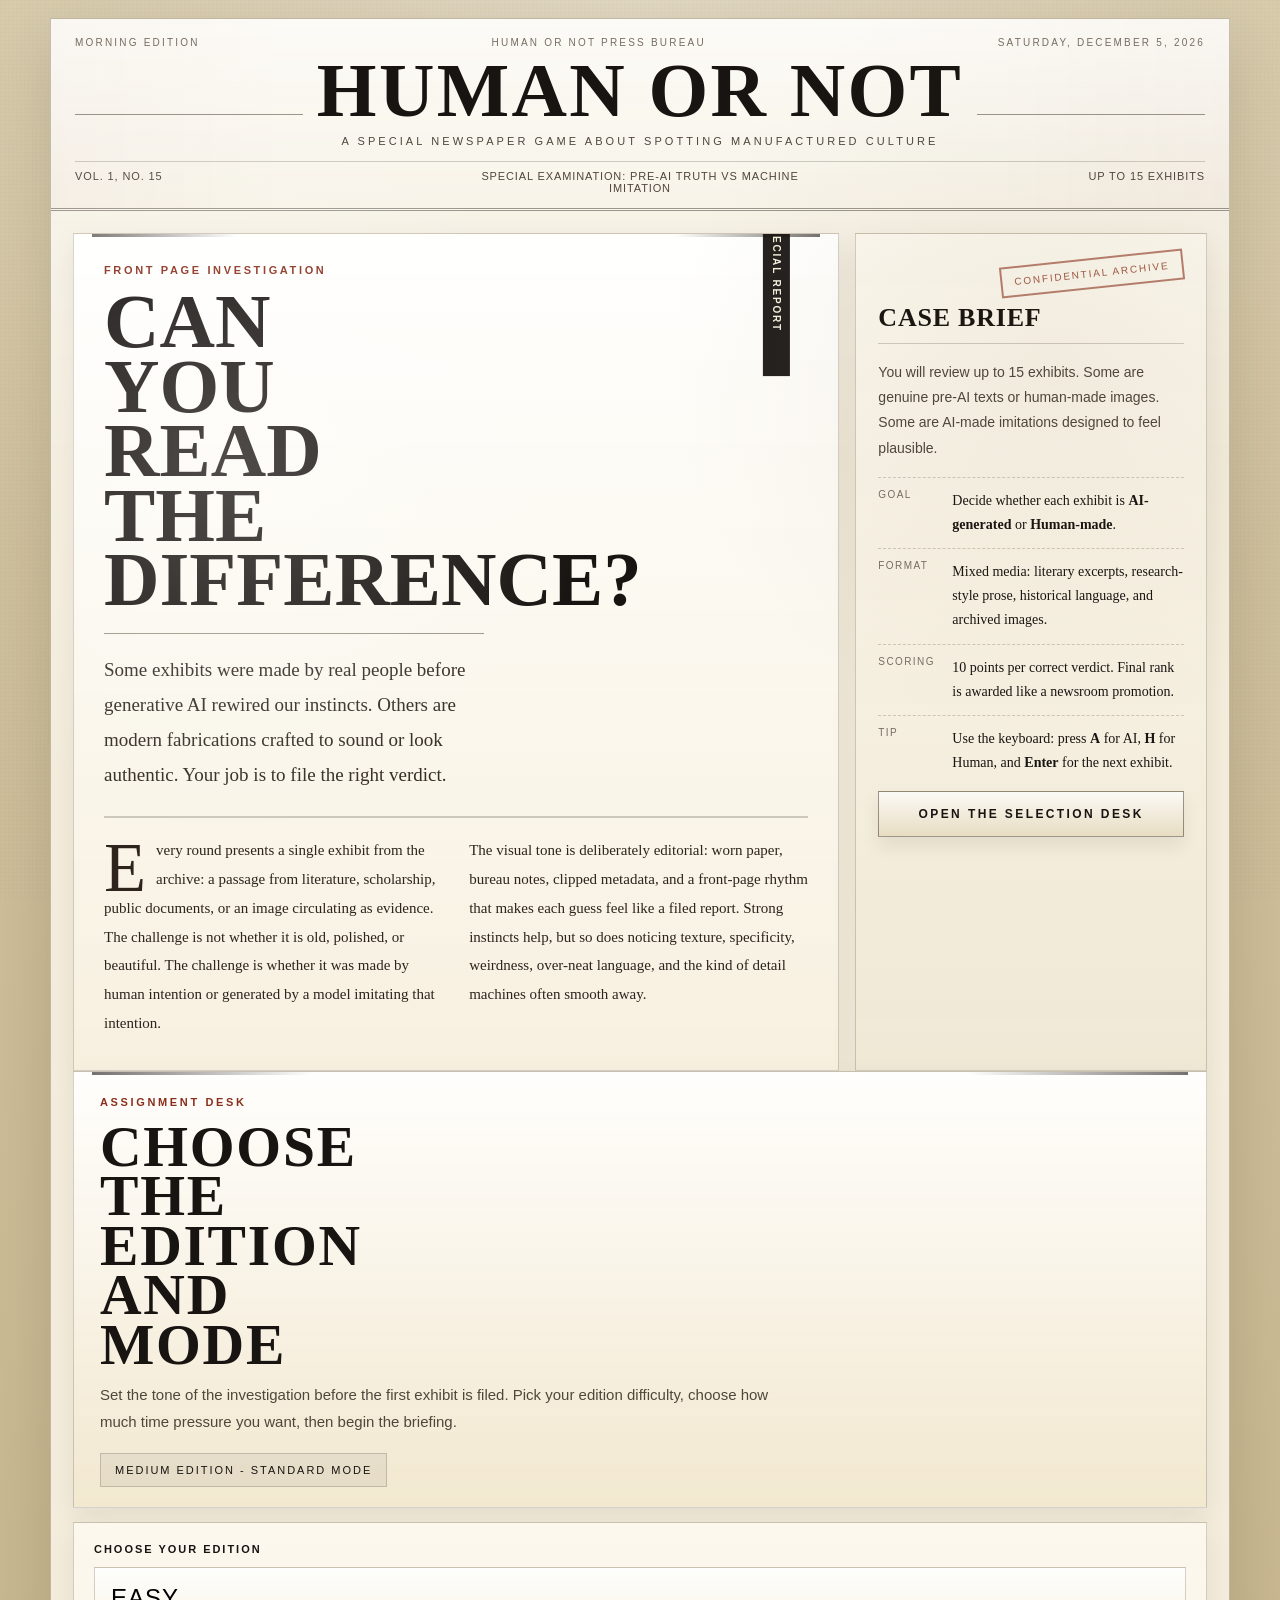
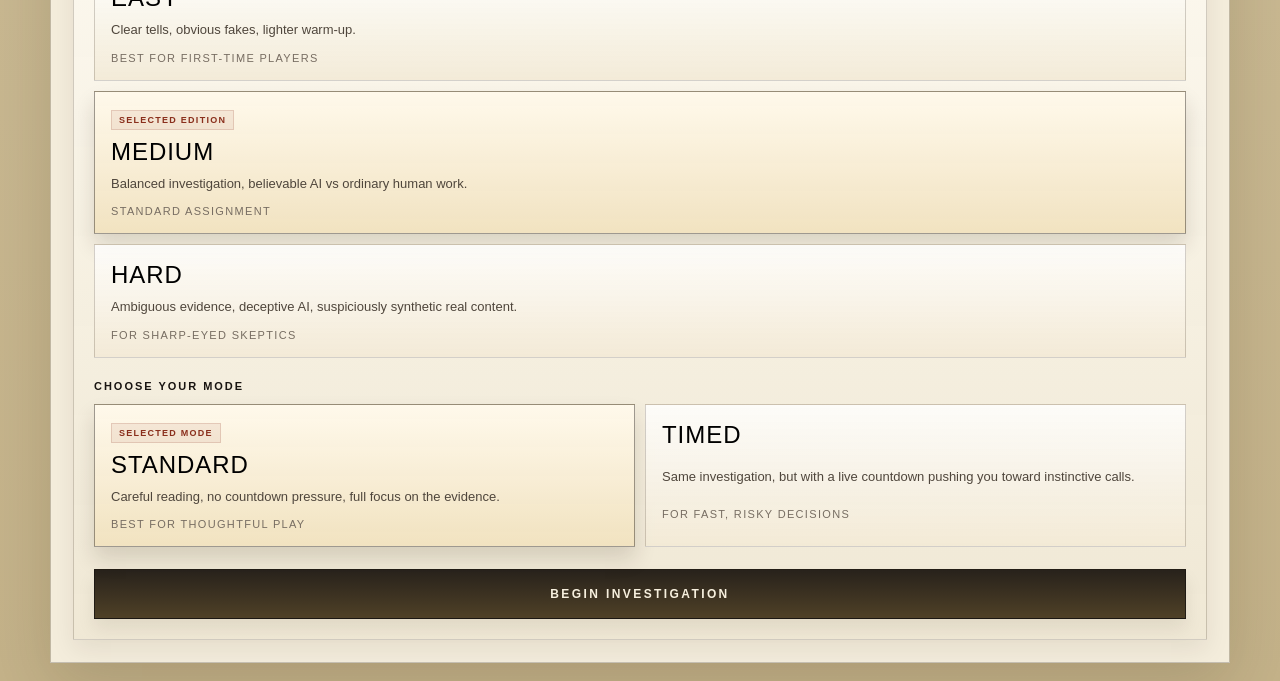
<file: human_or_not.html>
<!doctype html>

<html lang="en">
  <head>
    <meta charset="UTF-8" />
    <meta name="viewport" content="width=device-width, initial-scale=1.0" />
    <title>Human or Not</title>
    <link rel="stylesheet" href="./human_or_not.css" />
  </head>
  <body>
    <div id="app">
      <header class="masthead">
        <div class="masthead-topline">
          <span id="edition-line">Morning Edition</span>
          <span>Human or Not Press Bureau</span>
          <span id="today-line">Archive Desk</span>
        </div>
        <div class="nameplate">
          <div class="nameplate-rule"></div>
          <div class="paper-name">Human or Not</div>
          <div class="nameplate-rule"></div>
        </div>
        <div class="paper-subtitle">
          A special newspaper game about spotting manufactured culture
        </div>
        <div class="paper-dateline">
          <span id="volume-line">Vol. 1, No. 15</span>
          <span>Special Examination: Pre-AI Truth vs Machine Imitation</span>
          <span id="exhibit-count-line">Up to 15 exhibits</span>
        </div>
      </header>

      <main class="main-shell">
        <section id="intro-screen" class="screen active">
          <div class="intro-stack">
            <section class="intro-panel" data-intro-stage="2">
              <div class="intro-layout">
                <article class="frontpage-card">
                  <div class="kicker">Front Page Investigation</div>
                  <h1 class="headline">Can You Read the Difference?</h1>
                  <p class="subdeck">
                    Some exhibits were made by real people before generative AI
                    rewired our instincts. Others are modern fabrications
                    crafted to sound or look authentic. Your job is to file the
                    right verdict.
                  </p>
                  <div class="frontpage-columns">
                    <p class="dropcap">
                      Every round presents a single exhibit from the archive: a
                      passage from literature, scholarship, public documents, or
                      an image circulating as evidence. The challenge is not
                      whether it is old, polished, or beautiful. The challenge
                      is whether it was made by human intention or generated by
                      a model imitating that intention.
                    </p>
                    <p>
                      The visual tone is deliberately editorial: worn paper,
                      bureau notes, clipped metadata, and a front-page rhythm
                      that makes each guess feel like a filed report. Strong
                      instincts help, but so does noticing texture, specificity,
                      weirdness, over-neat language, and the kind of detail
                      machines often smooth away.
                    </p>
                  </div>
                </article>

                <aside class="briefing-card">
                  <div class="stamp">Confidential Archive</div>
                  <h2 class="briefing-title">Case Brief</h2>
                  <p class="briefing-copy">
                    You will review up to 15 exhibits. Some are genuine pre-AI
                    texts or human-made images. Some are AI-made imitations
                    designed to feel plausible.
                  </p>
                  <div class="facts-list">
                    <div class="fact-row">
                      <div class="fact-label">Goal</div>
                      <div class="fact-value">
                        Decide whether each exhibit is
                        <strong>AI-generated</strong> or
                        <strong>Human-made</strong>.
                      </div>
                    </div>
                    <div class="fact-row">
                      <div class="fact-label">Format</div>
                      <div class="fact-value">
                        Mixed media: literary excerpts, research-style prose,
                        historical language, and archived images.
                      </div>
                    </div>
                    <div class="fact-row">
                      <div class="fact-label">Scoring</div>
                      <div class="fact-value">
                        10 points per correct verdict. Final rank is awarded
                        like a newsroom promotion.
                      </div>
                    </div>
                    <div class="fact-row">
                      <div class="fact-label">Tip</div>
                      <div class="fact-value">
                        Use the keyboard: press <strong>A</strong> for AI,
                        <strong>H</strong> for Human, and
                        <strong>Enter</strong> for the next exhibit.
                      </div>
                    </div>
                  </div>
                  <button
                    class="primary-btn intro-action-btn"
                    id="intro-stage-two-btn"
                    type="button"
                  >
                    Open the selection desk
                  </button>
                </aside>
              </div>
            </section>

            <section class="intro-panel" data-intro-stage="3">
              <div class="selection-shell">
                <article class="selection-card">
                  <div class="kicker">Assignment Desk</div>
                  <h2 class="selection-headline">
                    Choose The Edition And Mode
                  </h2>
                  <p class="selection-copy">
                    Set the tone of the investigation before the first exhibit
                    is filed. Pick your edition difficulty, choose how much time
                    pressure you want, then begin the briefing.
                  </p>
                  <div class="selection-summary" id="selection-summary">
                    Medium Edition - Standard Mode
                  </div>
                </article>

                <div class="selection-grid">
                  <aside class="briefing-card selection-briefing">
                    <div class="edition-picker">
                      <div class="edition-picker-label">
                        Choose Your Edition
                      </div>
                      <div class="edition-card-grid">
                        <button
                          class="edition-card"
                          id="difficulty-easy"
                          type="button"
                          data-difficulty="easy"
                        >
                          <span class="edition-card-badge"
                            >Selected Edition</span
                          >
                          <div class="edition-card-name">Easy</div>
                          <div class="edition-card-copy">
                            Clear tells, obvious fakes, lighter warm-up.
                          </div>
                          <div class="edition-card-tag">
                            Best for first-time players
                          </div>
                        </button>
                        <button
                          class="edition-card selected"
                          id="difficulty-medium"
                          type="button"
                          data-difficulty="medium"
                        >
                          <span class="edition-card-badge"
                            >Selected Edition</span
                          >
                          <div class="edition-card-name">Medium</div>
                          <div class="edition-card-copy">
                            Balanced investigation, believable AI vs ordinary
                            human work.
                          </div>
                          <div class="edition-card-tag">
                            Standard assignment
                          </div>
                        </button>
                        <button
                          class="edition-card"
                          id="difficulty-hard"
                          type="button"
                          data-difficulty="hard"
                        >
                          <span class="edition-card-badge"
                            >Selected Edition</span
                          >
                          <div class="edition-card-name">Hard</div>
                          <div class="edition-card-copy">
                            Ambiguous evidence, deceptive AI, suspiciously
                            synthetic real content.
                          </div>
                          <div class="edition-card-tag">
                            For sharp-eyed skeptics
                          </div>
                        </button>
                      </div>
                    </div>
                    <div class="edition-picker">
                      <div class="edition-picker-label">Choose Your Mode</div>
                      <div class="mode-card-grid">
                        <button
                          class="edition-card mode-card selected"
                          id="mode-standard"
                          type="button"
                          data-mode="standard"
                        >
                          <span class="edition-card-badge">Selected Mode</span>
                          <div class="edition-card-name">Standard</div>
                          <div class="edition-card-copy">
                            Careful reading, no countdown pressure, full focus
                            on the evidence.
                          </div>
                          <div class="edition-card-tag">
                            Best for thoughtful play
                          </div>
                        </button>
                        <button
                          class="edition-card mode-card"
                          id="mode-timed"
                          type="button"
                          data-mode="timed"
                        >
                          <span class="edition-card-badge">Selected Mode</span>
                          <div class="edition-card-name">Timed</div>
                          <div class="edition-card-copy">
                            Same investigation, but with a live countdown
                            pushing you toward instinctive calls.
                          </div>
                          <div class="edition-card-tag">
                            For fast, risky decisions
                          </div>
                        </button>
                      </div>
                    </div>
                    <button class="primary-btn" id="start-btn" type="button">
                      Begin investigation
                    </button>
                  </aside>
                </div>
              </div>
            </section>
          </div>
        </section>

        <section id="game-screen" class="screen" aria-live="polite">
          <div class="game-layout">
            <article class="article-card">
              <div id="article-shell"></div>
              <div id="feedback-zone"></div>
            </article>

            <aside class="sidebar-stack">
              <section class="score-card">
                <div class="kicker">News Desk</div>
                <h2 class="section-title">Current Filing</h2>
                <div class="score-grid">
                  <div class="score-box">
                    <div class="score-label">Exhibit</div>
                    <div class="score-value" id="round-num">1</div>
                  </div>
                  <div class="score-box">
                    <div class="score-label">Correct</div>
                    <div class="score-value" id="correct-val">0</div>
                  </div>
                  <div class="score-box">
                    <div class="score-label">Score</div>
                    <div class="score-value" id="score-val">0</div>
                  </div>
                  <div class="score-box" id="timer-box" hidden>
                    <div class="score-label">Time Left</div>
                    <div class="score-value" id="timer-val">00:00</div>
                  </div>
                </div>
                <div class="progress-rail" aria-hidden="true">
                  <div class="progress-bar" id="progress-bar"></div>
                </div>
                <div class="score-status-row">
                  <div class="score-status" id="mode-line">Mode: Standard</div>
                </div>
                <p class="sidebar-copy score-note">
                  File your call carefully. Each answer reveals the source and a
                  quick editor's note on what gave it away.
                </p>
              </section>

              <section class="sidebar-card">
                <div class="kicker">Field Guide</div>
                <h2 class="section-title">What to Watch</h2>
                <div class="sidebar-list">
                  <div class="sidebar-item">
                    <span>Specificity</span>
                    <strong>Humans leave odd details.</strong>
                  </div>
                  <div class="sidebar-item">
                    <span>Texture</span>
                    <strong>AI often over-smooths tone.</strong>
                  </div>
                  <div class="sidebar-item">
                    <span>Structure</span>
                    <strong>Machine prose can feel too even.</strong>
                  </div>
                  <div class="sidebar-item">
                    <span>Images</span>
                    <strong>Look for lighting, edges, anatomy.</strong>
                  </div>
                </div>
              </section>

              <section class="sidebar-card">
                <div class="kicker">Controls</div>
                <h2 class="section-title">Desk Shortcuts</h2>
                <div class="sidebar-list">
                  <div class="sidebar-item">
                    <span><strong>A</strong> key</span>
                    <span>Submit AI verdict</span>
                  </div>
                  <div class="sidebar-item">
                    <span><strong>H</strong> key</span>
                    <span>Submit Human verdict</span>
                  </div>
                  <div class="sidebar-item">
                    <span><strong>Enter</strong></span>
                    <span>Continue after feedback</span>
                  </div>
                </div>
              </section>
            </aside>
          </div>
        </section>

        <section id="results-screen" class="screen">
          <div class="results-layout">
            <article class="results-card">
              <div class="kicker">Final Edition</div>
              <div class="results-banner">
                <div>
                  <h2 class="results-rank" id="rank-headline"></h2>
                  <p class="results-copy" id="rank-deck"></p>
                </div>
                <div class="results-score" id="final-score-line"></div>
              </div>
              <div class="results-grid" id="results-grid"></div>
              <div class="verdict-history" id="history-grid"></div>
            </article>

            <aside class="results-sidebar">
              <section class="sidebar-card">
                <div class="kicker">Editor's Note</div>
                <h2 class="section-title">How You Read</h2>
                <p class="sidebar-copy" id="editor-note"></p>
              </section>

              <section class="sidebar-card">
                <div class="kicker">Reissue</div>
                <h2 class="section-title">Run Another Edition</h2>
                <p class="sidebar-copy">
                  The archive reshuffles every time, so the pacing and order of
                  your investigation stays fresh.
                </p>
                <button class="primary-btn" id="restart-btn" type="button">
                  Print a new edition
                </button>
              </section>
            </aside>
          </div>
        </section>
      </main>
    </div>

    <p class="screen-reader" id="live-region" aria-live="polite"></p>

    <script src="./human_or_not.js"></script>
  </body>
</html>
</file>
<file: human_or_not.css>
:root {
  --paper: #f4eddc;
  --paper-deep: #e8dec7;
  --paper-shadow: rgba(89, 68, 29, 0.14);
  --ink: #181411;
  --ink-soft: #4f463c;
  --ink-faint: #776d62;
  --line: rgba(40, 29, 12, 0.2);
  --line-strong: rgba(40, 29, 12, 0.45);
  --accent: #8a2f1c;
  --accent-soft: rgba(138, 47, 28, 0.1);
  --truth: #295f2d;
  --truth-soft: rgba(41, 95, 45, 0.12);
  --fabrication: #8a2f1c;
  --fabrication-soft: rgba(138, 47, 28, 0.12);
  --shadow-lg: 0 22px 60px rgba(40, 29, 12, 0.16);
  --shadow-sm: 0 10px 24px rgba(40, 29, 12, 0.08);
  --font-serif: "Georgia", "Times New Roman", serif;
  --font-sans: "Arial", "Helvetica Neue", sans-serif;
}

* {
  box-sizing: border-box;
  margin: 0;
  padding: 0;
}

body {
  min-height: 100vh;
  color: var(--ink);
  font-family: var(--font-serif);
  background:
    radial-gradient(circle at top, rgba(255, 255, 255, 0.35), transparent 35%),
    linear-gradient(180deg, #d4c6a4 0%, #c4b289 100%);
}

body::before {
  content: "";
  position: fixed;
  inset: 0;
  pointer-events: none;
  opacity: 0.22;
  background-image:
    linear-gradient(rgba(72, 56, 21, 0.05) 1px, transparent 1px),
    linear-gradient(90deg, rgba(72, 56, 21, 0.04) 1px, transparent 1px);
  background-size:
    100% 4px,
    4px 100%;
  mix-blend-mode: multiply;
}

#app {
  width: min(1180px, calc(100% - 24px));
  margin: 18px auto;
  background:
    linear-gradient(180deg, rgba(255, 255, 255, 0.55), transparent 20%),
    var(--paper);
  border: 1px solid rgba(60, 43, 15, 0.28);
  box-shadow: var(--shadow-lg);
  position: relative;
  overflow: hidden;
}

#app::after {
  content: "";
  position: absolute;
  inset: 0;
  pointer-events: none;
  background:
    radial-gradient(
      circle at 15% 20%,
      rgba(255, 255, 255, 0.24),
      transparent 18%
    ),
    radial-gradient(circle at 85% 15%, rgba(97, 73, 19, 0.06), transparent 18%);
}

.screen {
  display: none;
}

.screen.active {
  display: block;
}

.screen-reader {
  position: absolute;
  width: 1px;
  height: 1px;
  padding: 0;
  margin: -1px;
  overflow: hidden;
  clip: rect(0, 0, 0, 0);
  white-space: nowrap;
  border: 0;
}

@keyframes spin {
  to {
    transform: rotate(360deg);
  }
}

.masthead {
  position: relative;
  padding: 18px 24px 14px;
  border-bottom: 3px double var(--line-strong);
  background:
    linear-gradient(
      180deg,
      rgba(255, 255, 255, 0.45),
      rgba(255, 255, 255, 0.08)
    ),
    linear-gradient(
      90deg,
      rgba(138, 47, 28, 0.03),
      transparent 20%,
      transparent 80%,
      rgba(138, 47, 28, 0.03)
    );
}

.masthead-topline {
  display: flex;
  justify-content: space-between;
  gap: 12px;
  align-items: center;
  font-family: var(--font-sans);
  text-transform: uppercase;
  letter-spacing: 0.22em;
  font-size: 10px;
  color: var(--ink-faint);
  margin-bottom: 8px;
}

.nameplate {
  display: grid;
  grid-template-columns: 1fr auto 1fr;
  align-items: end;
  gap: 14px;
}

.nameplate-rule {
  height: 1px;
  background: var(--line-strong);
  margin-bottom: 10px;
}

.paper-name {
  font-size: clamp(2.7rem, 6vw, 5rem);
  text-align: center;
  letter-spacing: 0.03em;
  font-weight: 700;
  line-height: 0.9;
  text-transform: uppercase;
}

.paper-subtitle {
  text-align: center;
  font-family: var(--font-sans);
  font-size: 11px;
  letter-spacing: 0.28em;
  text-transform: uppercase;
  color: var(--ink-soft);
  margin-top: 10px;
}

.paper-dateline {
  display: grid;
  grid-template-columns: repeat(3, 1fr);
  gap: 12px;
  margin-top: 14px;
  padding-top: 8px;
  border-top: 1px solid var(--line);
  font-family: var(--font-sans);
  font-size: 11px;
  color: var(--ink-soft);
  text-transform: uppercase;
  letter-spacing: 0.08em;
}

.paper-dateline span:nth-child(2) {
  text-align: center;
}

.paper-dateline span:last-child {
  text-align: right;
}

.main-shell {
  padding: 22px;
}

.intro-frontpage {
  display: grid;
  gap: 18px;
  background:
    linear-gradient(180deg, rgba(255, 255, 255, 0.2), transparent 18%),
    rgba(255, 249, 239, 0.55);
  border: 1px solid rgba(40, 29, 12, 0.16);
  box-shadow: inset 0 1px 0 rgba(255, 255, 255, 0.45);
  padding: 18px;
}

.intro-layout {
  display: grid;
  grid-template-columns: 1.7fr 0.78fr;
  gap: 16px;
  align-items: stretch;
}

.frontpage-card,
.briefing-card,
.article-card,
.score-card,
.sidebar-card,
.results-card,
.selection-card {
  background: rgba(255, 251, 242, 0.86);
  border: 1px solid var(--line);
  box-shadow: var(--shadow-sm);
  position: relative;
}

.frontpage-card {
  padding: 30px 30px 32px;
  overflow: hidden;
  background:
    linear-gradient(180deg, rgba(255, 255, 255, 0.94), rgba(247, 240, 223, 0.98)),
    rgba(255, 251, 242, 0.9);
}

.frontpage-card::before,
.article-card::before,
.results-card::before,
.selection-card::before {
  content: "";
  position: absolute;
  top: 0;
  left: 18px;
  right: 18px;
  height: 3px;
  background: linear-gradient(
    90deg,
    var(--ink),
    transparent 20%,
    transparent 80%,
    var(--ink)
  );
  opacity: 0.6;
}

.frontpage-card::after {
  content: "SPECIAL REPORT";
  position: absolute;
  top: 28px;
  right: -38px;
  padding: 8px 44px;
  background: rgba(24, 20, 17, 0.94);
  color: #f7f0de;
  font-family: var(--font-sans);
  font-size: 10px;
  font-weight: 700;
  text-transform: uppercase;
  letter-spacing: 0.18em;
  transform: rotate(90deg);
}

.kicker {
  font-family: var(--font-sans);
  font-size: 11px;
  font-weight: 700;
  text-transform: uppercase;
  letter-spacing: 0.24em;
  color: var(--accent);
  margin-bottom: 14px;
}

.headline {
  font-size: clamp(3rem, 6vw, 5.25rem);
  line-height: 0.84;
  text-transform: uppercase;
  font-weight: 700;
  letter-spacing: 0;
  max-width: 7ch;
  margin-right: 54px;
}

.subdeck {
  margin-top: 20px;
  padding-top: 18px;
  border-top: 1px solid var(--line-strong);
  font-size: 19px;
  line-height: 1.85;
  color: #352d26;
  max-width: 40ch;
  font-weight: 500;
}

.frontpage-columns {
  margin-top: 24px;
  padding-top: 18px;
  border-top: 2px solid rgba(24, 20, 17, 0.2);
  column-count: 2;
  column-gap: 26px;
  font-size: 15px;
  line-height: 1.92;
  color: #2c241d;
}

.frontpage-columns p + p {
  margin-top: 12px;
}

.dropcap::first-letter {
  float: left;
  font-size: 4.3rem;
  line-height: 0.72;
  padding-right: 10px;
  padding-top: 8px;
}

.briefing-card {
  padding: 24px 22px;
  display: flex;
  flex-direction: column;
  gap: 16px;
  background:
    linear-gradient(180deg, rgba(252, 248, 238, 0.98), rgba(239, 231, 212, 0.95)),
    rgba(255, 251, 242, 0.9);
}

.stamp {
  align-self: flex-end;
  border: 2px solid rgba(138, 47, 28, 0.6);
  color: rgba(138, 47, 28, 0.8);
  font-family: var(--font-sans);
  text-transform: uppercase;
  letter-spacing: 0.18em;
  font-size: 10px;
  padding: 8px 12px;
  transform: rotate(-6deg);
}

.briefing-title,
.section-title {
  font-size: 26px;
  line-height: 1;
  text-transform: uppercase;
  letter-spacing: 0.03em;
  padding-bottom: 12px;
  border-bottom: 1px solid var(--line);
}

.briefing-copy,
.sidebar-copy,
.results-copy {
  color: var(--ink-soft);
  font-family: var(--font-sans);
  font-size: 14px;
  line-height: 1.8;
}

.facts-list {
  display: grid;
  gap: 12px;
}

.selection-shell {
  display: grid;
  gap: 14px;
}

.bold-selection-shell {
  grid-template-columns: 0.9fr 1.4fr;
  align-items: start;
}

.selection-card {
  padding: 24px 26px 20px;
  background:
    linear-gradient(180deg, rgba(255, 255, 255, 0.82), rgba(241, 231, 205, 0.92)),
    rgba(255, 251, 242, 0.88);
}

.intro-sidecard {
  justify-content: space-between;
}

.selection-headline {
  font-size: clamp(2.4rem, 4.5vw, 3.8rem);
  text-transform: uppercase;
  line-height: 0.86;
  letter-spacing: 0.03em;
  max-width: 10ch;
}

.selection-copy {
  margin-top: 12px;
  max-width: 44rem;
  font-family: var(--font-sans);
  font-size: 15px;
  line-height: 1.8;
  color: var(--ink-soft);
}

.selection-summary {
  display: inline-flex;
  margin-top: 18px;
  padding: 10px 14px;
  border: 1px solid rgba(24, 20, 17, 0.18);
  background: rgba(24, 20, 17, 0.06);
  font-family: var(--font-sans);
  font-size: 11px;
  text-transform: uppercase;
  letter-spacing: 0.18em;
  color: var(--ink);
}

.selection-grid {
  display: grid;
  grid-template-columns: 1fr;
}

.selection-briefing {
  gap: 22px;
  padding: 20px;
}

.edition-picker {
  display: grid;
  gap: 12px;
}

.edition-picker-label {
  font-family: var(--font-sans);
  text-transform: uppercase;
  letter-spacing: 0.18em;
  font-size: 11px;
  color: var(--ink);
  font-weight: 700;
}

.edition-card-grid {
  display: grid;
  gap: 10px;
}

.mode-card-grid {
  display: grid;
  grid-template-columns: repeat(2, minmax(0, 1fr));
  gap: 10px;
}

.edition-card {
  position: relative;
  display: grid;
  gap: 10px;
  text-align: left;
  padding: 18px 16px 16px;
  background:
    linear-gradient(180deg, rgba(255, 255, 255, 0.82), rgba(243, 234, 214, 0.9));
  border: 1px solid var(--line);
  transition:
    transform 180ms ease,
    box-shadow 180ms ease,
    border-color 180ms ease,
    background 180ms ease;
}

.edition-card:hover {
  transform: translateY(-2px) rotate(-0.2deg);
  box-shadow: 0 10px 18px rgba(40, 29, 12, 0.1);
}

.edition-card.selected {
  background:
    linear-gradient(180deg, rgba(255, 249, 235, 1), rgba(241, 226, 192, 0.98));
  border-color: rgba(24, 20, 17, 0.42);
  box-shadow: 0 12px 20px rgba(40, 29, 12, 0.14);
}

.edition-card-badge {
  display: none;
  justify-self: start;
  padding: 4px 7px;
  font-family: var(--font-sans);
  font-size: 9px;
  font-weight: 700;
  text-transform: uppercase;
  letter-spacing: 0.14em;
  color: var(--accent);
  background: rgba(138, 47, 28, 0.08);
  border: 1px solid rgba(138, 47, 28, 0.16);
}

.edition-card.selected .edition-card-badge {
  display: inline-flex;
}

.edition-card-name {
  font-size: 24px;
  line-height: 0.96;
  text-transform: uppercase;
  letter-spacing: 0.04em;
}

.edition-card-copy {
  font-family: var(--font-sans);
  font-size: 13px;
  line-height: 1.72;
  color: var(--ink-soft);
}

.edition-card-tag {
  font-family: var(--font-sans);
  font-size: 11px;
  text-transform: uppercase;
  letter-spacing: 0.12em;
  color: var(--ink-faint);
}

.fact-row {
  display: grid;
  grid-template-columns: 62px 1fr;
  gap: 12px;
  align-items: start;
  padding-top: 11px;
  border-top: 1px dashed var(--line);
}

.fact-label {
  font-family: var(--font-sans);
  text-transform: uppercase;
  letter-spacing: 0.14em;
  font-size: 10px;
  color: var(--ink-faint);
}

.fact-value {
  font-size: 14px;
  line-height: 1.7;
}

.primary-btn,
.secondary-btn,
.verdict-btn {
  appearance: none;
  border: 1px solid var(--line-strong);
  background: linear-gradient(
    180deg,
    rgba(255, 255, 255, 0.7),
    rgba(226, 213, 183, 0.7)
  );
  color: var(--ink);
  cursor: pointer;
  transition:
    transform 180ms ease,
    background 180ms ease,
    box-shadow 180ms ease;
}

.primary-btn:hover,
.secondary-btn:hover,
.verdict-btn:hover {
  transform: translateY(-2px);
  box-shadow: 0 12px 20px rgba(40, 29, 12, 0.12);
}

.primary-btn {
  padding: 15px 20px;
  font-family: var(--font-sans);
  font-size: 12px;
  text-transform: uppercase;
  letter-spacing: 0.2em;
  font-weight: 700;
  box-shadow: 0 10px 18px rgba(40, 29, 12, 0.08);
}

#start-btn {
  width: 100%;
  padding: 17px 20px;
  background: linear-gradient(180deg, rgba(32, 26, 20, 0.96), rgba(73, 58, 32, 0.96));
  color: #f7f0de;
  border-color: rgba(24, 20, 17, 0.8);
}

#start-btn:hover {
  background: linear-gradient(180deg, rgba(47, 38, 27, 0.98), rgba(88, 70, 39, 0.98));
}
.game-layout,
.results-layout {
  display: grid;
  grid-template-columns: minmax(0, 1.65fr) minmax(280px, 0.85fr);
  gap: 22px;
}

.article-card {
  padding: 22px;
}

.meta-bar {
  display: grid;
  grid-template-columns: repeat(4, 1fr);
  gap: 10px;
  padding: 14px 0;
  margin-bottom: 18px;
  border-top: 1px solid var(--line);
  border-bottom: 1px solid var(--line);
  font-family: var(--font-sans);
}

.meta-item {
  display: grid;
  gap: 4px;
}

.meta-label {
  text-transform: uppercase;
  letter-spacing: 0.16em;
  font-size: 10px;
  color: var(--ink-faint);
}

.meta-value {
  font-size: 13px;
  color: var(--ink-soft);
}

.article-headline {
  font-size: clamp(1.8rem, 3vw, 3rem);
  line-height: 0.98;
  text-transform: uppercase;
  font-weight: 700;
  letter-spacing: 0.02em;
  margin-bottom: 8px;
  max-width: 14ch;
}

.article-byline {
  display: flex;
  flex-wrap: wrap;
  gap: 12px;
  align-items: center;
  font-family: var(--font-sans);
  font-size: 11px;
  text-transform: uppercase;
  letter-spacing: 0.12em;
  color: var(--ink-faint);
  margin-bottom: 18px;
}

.article-lede {
  font-size: 15px;
  color: var(--ink-soft);
  line-height: 1.8;
  margin-bottom: 16px;
}

.evidence-box {
  border: 1px solid var(--line);
  background: linear-gradient(
    180deg,
    rgba(255, 255, 255, 0.75),
    rgba(240, 232, 214, 0.84)
  );
  padding: 18px;
}

.evidence-tag {
  display: inline-block;
  padding: 6px 10px;
  font-family: var(--font-sans);
  font-size: 10px;
  font-weight: 700;
  letter-spacing: 0.18em;
  text-transform: uppercase;
  border: 1px solid var(--line);
  background: rgba(255, 255, 255, 0.66);
  margin-bottom: 12px;
}

.evidence-text {
  font-size: clamp(1.02rem, 2vw, 1.18rem);
  line-height: 1.88;
  color: var(--ink);
}

.evidence-image-frame {
  border: 1px solid var(--line);
  background: #efe5ce;
  padding: 10px;
}

.actual-img {
  width: 100%;
  max-height: 440px;
  object-fit: cover;
  display: block;
  filter: saturate(0.92) contrast(1.03);
  background: rgba(106, 92, 62, 0.08);
}

.img-placeholder {
  min-height: 260px;
  display: none;
  align-items: center;
  justify-content: center;
  text-align: center;
  padding: 24px;
  font-family: var(--font-sans);
  font-size: 14px;
  color: var(--ink-faint);
  border: 1px dashed var(--line-strong);
}

.caption {
  margin-top: 10px;
  font-family: var(--font-sans);
  font-size: 12px;
  line-height: 1.6;
  color: var(--ink-soft);
}

.verdict-panel {
  margin-top: 18px;
  padding-top: 16px;
  border-top: 1px solid var(--line);
}

.verdict-label {
  font-family: var(--font-sans);
  font-size: 11px;
  text-transform: uppercase;
  letter-spacing: 0.18em;
  color: var(--ink-faint);
  margin-bottom: 10px;
}

.verdict-grid {
  display: grid;
  grid-template-columns: repeat(2, minmax(0, 1fr));
  gap: 12px;
}

.verdict-btn {
  text-align: left;
  padding: 16px 16px 14px;
  min-height: 118px;
}

.verdict-btn.ai-btn {
  border-left: 5px solid var(--fabrication);
}

.verdict-btn.real-btn {
  border-left: 5px solid var(--truth);
}

.verdict-heading {
  display: flex;
  justify-content: space-between;
  gap: 12px;
  align-items: baseline;
  font-family: var(--font-sans);
  margin-bottom: 8px;
}

.verdict-title {
  text-transform: uppercase;
  letter-spacing: 0.12em;
  font-size: 12px;
  font-weight: 700;
}

.verdict-key {
  font-size: 11px;
  color: var(--ink-faint);
}

.verdict-copy {
  font-family: var(--font-sans);
  font-size: 13px;
  line-height: 1.6;
  color: var(--ink-soft);
}

.feedback-box {
  margin-top: 18px;
  padding: 16px;
  border: 1px solid var(--line);
  font-family: var(--font-sans);
  line-height: 1.7;
}

.feedback-box.correct {
  background: var(--truth-soft);
  border-left: 5px solid var(--truth);
}

.feedback-box.wrong {
  background: var(--fabrication-soft);
  border-left: 5px solid var(--fabrication);
}

.feedback-title {
  font-weight: 700;
  text-transform: uppercase;
  letter-spacing: 0.12em;
  font-size: 11px;
  margin-bottom: 8px;
}

.feedback-source {
  color: var(--ink-soft);
  margin-bottom: 8px;
}

.feedback-hint {
  color: var(--ink);
}

.next-row {
  display: flex;
  justify-content: flex-end;
  margin-top: 14px;
}

.secondary-btn {
  padding: 12px 18px;
  font-family: var(--font-sans);
  font-size: 11px;
  font-weight: 700;
  text-transform: uppercase;
  letter-spacing: 0.18em;
}
.sidebar-stack {
  display: grid;
  gap: 18px;
}

.sidebar-card,
.score-card {
  padding: 18px;
}

.score-grid {
  display: grid;
  grid-template-columns: repeat(4, minmax(0, 1fr));
  gap: 10px;
  margin-top: 14px;
}

.score-box {
  padding: 12px;
  border: 1px solid var(--line);
  text-align: center;
  background: rgba(255, 255, 255, 0.45);
}

.score-label {
  font-family: var(--font-sans);
  text-transform: uppercase;
  letter-spacing: 0.14em;
  font-size: 10px;
  color: var(--ink-faint);
  margin-bottom: 6px;
}

.score-value {
  font-size: 28px;
  line-height: 1;
}

.score-note {
  margin-top: 12px;
}

.score-status-row {
  display: flex;
  justify-content: space-between;
  gap: 10px;
  align-items: center;
  margin-top: 12px;
  flex-wrap: wrap;
}

.score-status {
  font-family: var(--font-sans);
  font-size: 11px;
  text-transform: uppercase;
  letter-spacing: 0.14em;
  color: var(--ink-faint);
}

.progress-rail {
  margin-top: 14px;
  height: 10px;
  border: 1px solid var(--line);
  background: rgba(255, 255, 255, 0.4);
  overflow: hidden;
}

.progress-bar {
  height: 100%;
  width: 0%;
  background: linear-gradient(90deg, var(--accent), #bf6b2f);
  transition: width 220ms ease;
}

.sidebar-list {
  display: grid;
  gap: 10px;
  margin-top: 12px;
}

.sidebar-item {
  display: flex;
  justify-content: space-between;
  gap: 12px;
  align-items: baseline;
  padding-bottom: 10px;
  border-bottom: 1px dashed var(--line);
  font-family: var(--font-sans);
  font-size: 13px;
}

.sidebar-item:last-child {
  border-bottom: none;
  padding-bottom: 0;
}

.sidebar-item strong {
  color: var(--ink);
}

.loading-panel {
  display: grid;
  place-items: center;
  min-height: 420px;
  text-align: center;
  padding: 24px;
}

.loading-copy {
  font-family: var(--font-sans);
  color: var(--ink-soft);
  font-size: 14px;
  letter-spacing: 0.08em;
  text-transform: uppercase;
}

.spinner {
  width: 34px;
  height: 34px;
  border-radius: 50%;
  border: 2px solid rgba(40, 29, 12, 0.16);
  border-top-color: var(--accent);
  animation: spin 0.8s linear infinite;
  margin: 0 auto 12px;
}

.results-card {
  padding: 22px;
}

.results-banner {
  display: flex;
  flex-wrap: wrap;
  gap: 10px;
  align-items: center;
  justify-content: space-between;
  margin-bottom: 18px;
  padding-bottom: 14px;
  border-bottom: 1px solid var(--line);
}

.results-rank {
  font-size: clamp(2rem, 4vw, 3.1rem);
  line-height: 0.98;
  text-transform: uppercase;
  font-weight: 700;
}

.results-score {
  padding: 10px 14px;
  border: 1px solid var(--line-strong);
  background: rgba(255, 255, 255, 0.5);
  font-family: var(--font-sans);
  text-transform: uppercase;
  letter-spacing: 0.12em;
  font-size: 11px;
}

.results-grid {
  display: grid;
  grid-template-columns: repeat(2, minmax(0, 1fr));
  gap: 14px;
}

.results-stat {
  padding: 14px;
  border: 1px solid var(--line);
  background: rgba(255, 255, 255, 0.48);
}

.results-stat-label {
  font-family: var(--font-sans);
  text-transform: uppercase;
  letter-spacing: 0.14em;
  font-size: 10px;
  color: var(--ink-faint);
  margin-bottom: 8px;
}

.results-stat-value {
  font-size: 28px;
  line-height: 1;
  margin-bottom: 6px;
}

.results-stat-copy {
  font-family: var(--font-sans);
  color: var(--ink-soft);
  font-size: 13px;
  line-height: 1.6;
}

.results-sidebar {
  display: grid;
  gap: 18px;
}

.verdict-history {
  margin-top: 12px;
  display: grid;
  grid-template-columns: repeat(5, minmax(0, 1fr));
  gap: 8px;
}

.history-chip {
  padding: 9px 8px;
  border: 1px solid var(--line);
  text-align: center;
  font-family: var(--font-sans);
  font-size: 11px;
  text-transform: uppercase;
  letter-spacing: 0.08em;
  background: rgba(255, 255, 255, 0.46);
}

.history-chip.correct {
  background: var(--truth-soft);
  border-color: rgba(41, 95, 45, 0.28);
}

.history-chip.wrong {
  background: var(--fabrication-soft);
  border-color: rgba(138, 47, 28, 0.28);
}
@media (max-width: 980px) {
  .intro-layout,
  .game-layout,
  .results-layout,
  .bold-selection-shell {
    grid-template-columns: 1fr;
  }

  .paper-dateline,
  .meta-bar {
    grid-template-columns: 1fr 1fr;
  }

  .frontpage-columns {
    column-count: 1;
  }

  .edition-card-grid {
    grid-template-columns: repeat(3, minmax(0, 1fr));
  }

  .mode-card-grid {
    grid-template-columns: repeat(2, minmax(0, 1fr));
  }

}

@media (max-width: 720px) {
  #app {
    width: min(100%, calc(100% - 12px));
    margin: 6px auto;
  }

  .masthead,
  .main-shell,
  .frontpage-card,
  .briefing-card,
  .article-card,
  .score-card,
  .sidebar-card,
  .results-card,
  .selection-card {
    padding-left: 16px;
    padding-right: 16px;
  }

  .masthead-topline,
  .paper-dateline,
  .nameplate {
    grid-template-columns: 1fr;
    text-align: center;
  }

  .masthead-topline,
  .paper-dateline {
    display: grid;
  }

  .paper-dateline span,
  .paper-dateline span:last-child,
  .paper-dateline span:nth-child(2) {
    text-align: center;
  }

  .meta-bar,
  .score-grid,
  .results-grid,
  .verdict-grid,
  .edition-card-grid,
  .mode-card-grid {
    grid-template-columns: 1fr;
  }

  .verdict-history {
    grid-template-columns: repeat(3, minmax(0, 1fr));
  }

  .headline,
  .article-headline,
  .results-rank {
    max-width: none;
  }

}
</file>
